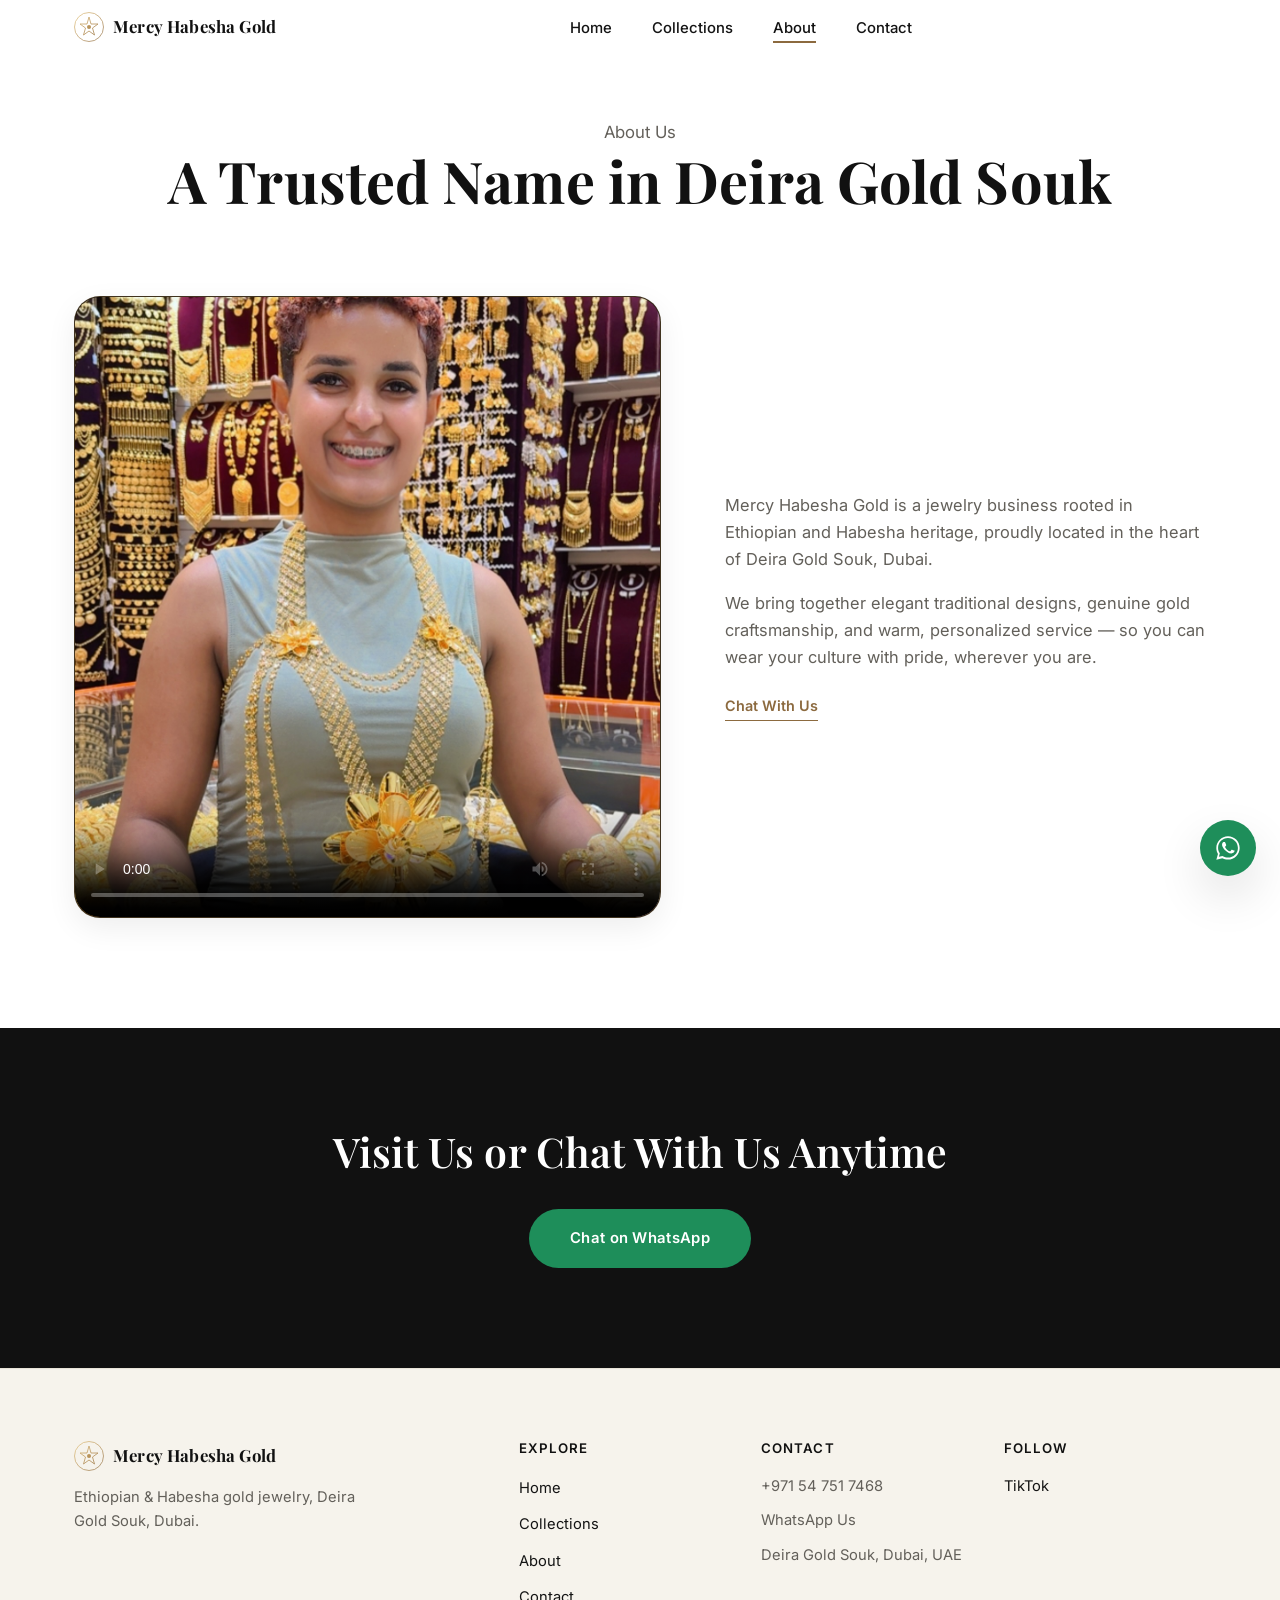
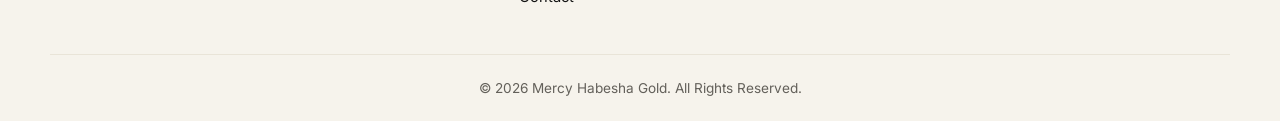
<file: about.html>
<!DOCTYPE html>
<html lang="en">
<head>
<meta charset="UTF-8">
<meta name="viewport" content="width=device-width, initial-scale=1.0">
<title>About Us | Mercy Habesha Gold</title>
<meta name="description" content="Mercy Habesha Gold is a trusted Ethiopian and Habesha gold jewelry business located in Deira Gold Souk, Dubai.">
<link rel="icon" type="image/svg+xml" href="images/favicon.svg">

<link rel="preconnect" href="https://fonts.googleapis.com">
<link rel="preconnect" href="https://fonts.gstatic.com" crossorigin>
<link href="https://fonts.googleapis.com/css2?family=Playfair+Display:wght@500;600;700&family=Inter:wght@400;500;600&display=swap" rel="stylesheet">

<link rel="stylesheet" href="css/styles.css">
</head>
<body>

<a class="skip-link" href="#main">Skip to content</a>

<header class="site-header" id="siteHeader">
  <div class="container header-inner">
    <a href="index.html" class="brand" aria-label="Mercy Habesha Gold — Home">
      <img src="images/logo-mark.svg" alt="" class="brand-mark" width="36" height="36">
      <span class="brand-text">Mercy Habesha Gold</span>
    </a>

    <nav class="main-nav" id="mainNav" aria-label="Primary">
      <ul>
        <li><a href="index.html">Home</a></li>
        <li><a href="collections.html">Collections</a></li>
        <li><a href="about.html" class="active">About</a></li>
        <li><a href="contact.html">Contact</a></li>
      </ul>
    </nav>

    <div class="header-actions">
      <button class="menu-toggle" id="menuToggle" aria-label="Open menu" aria-expanded="false" aria-controls="mainNav">
        <span></span><span></span><span></span>
      </button>
    </div>
  </div>
</header>

<main id="main">

  <section class="page-banner">
    <div class="container reveal">
      <p class="eyebrow">About Us</p>
      <h1>A Trusted Name in Deira Gold Souk</h1>
    </div>
  </section>

  <section class="section" id="about" style="padding-top: 20px;">
    <div class="container split-block reveal">
      <div class="about-media">
        <video class="about-video" controls playsinline preload="metadata" poster="images/mercy-about.jpg" aria-label="Mercy Habesha Gold brand story video">
          <source src="images/mercyhab.mp4" type="video/mp4">
          Your browser does not support the video tag.
        </video>
      </div>
      <div class="split-copy">
        <p>Mercy Habesha Gold is a jewelry business rooted in Ethiopian and Habesha heritage, proudly located in the heart of Deira Gold Souk, Dubai.</p>
        <p>We bring together elegant traditional designs, genuine gold craftsmanship, and warm, personalized service — so you can wear your culture with pride, wherever you are.</p>
        <a class="about-cta" href="https://wa.me/971547517468" target="_blank" rel="noopener noreferrer">Chat With Us</a>
      </div>
    </div>
  </section>

  <section class="cta-band">
    <div class="container reveal">
      <h2>Visit Us or Chat With Us Anytime</h2>
      <a class="btn btn-whatsapp" href="https://wa.me/971547517468" target="_blank" rel="noopener noreferrer">Chat on WhatsApp</a>
    </div>
  </section>

</main>

<footer class="site-footer">
  <div class="container footer-inner">
    <div class="footer-brand">
      <a href="index.html" class="brand" aria-label="Mercy Habesha Gold — Home">
        <img src="images/logo-mark.svg" alt="" class="brand-mark" width="32" height="32">
        <span class="brand-text">Mercy Habesha Gold</span>
      </a>
      <p>Ethiopian &amp; Habesha gold jewelry, Deira Gold Souk, Dubai.</p>
    </div>

    <nav class="footer-nav" aria-label="Footer">
      <h4>Explore</h4>
      <ul>
        <li><a href="index.html">Home</a></li>
        <li><a href="collections.html">Collections</a></li>
        <li><a href="about.html">About</a></li>
        <li><a href="contact.html">Contact</a></li>
      </ul>
    </nav>

    <div class="footer-contact">
      <h4>Contact</h4>
      <p><a href="tel:+971547517468">+971 54 751 7468</a></p>
      <p><a href="https://wa.me/971547517468" target="_blank" rel="noopener noreferrer">WhatsApp Us</a></p>
      <p>Deira Gold Souk, Dubai, UAE</p>
    </div>

    <div class="footer-social">
      <h4>Follow</h4>
      <div class="social-links">
        <a href="https://www.tiktok.com/@mercygold7601?_r=1&amp;_t=ZS-981jJMYMKW8" target="_blank" rel="noopener noreferrer" aria-label="Mercy Habesha Gold on TikTok">TikTok</a>
      </div>
    </div>
  </div>

  <div class="container footer-bottom">
    <p>&copy; <span id="year"></span> Mercy Habesha Gold. All Rights Reserved.</p>
  </div>
</footer>

<a class="whatsapp-fab" href="https://wa.me/971547517468" target="_blank" rel="noopener noreferrer" aria-label="Chat on WhatsApp">
  <svg viewBox="0 0 24 24" aria-hidden="true"><path fill="currentColor" d="M17.5 14.4c-.3-.1-1.7-.8-1.9-.9-.3-.1-.5-.1-.6.1-.2.3-.7.9-.9 1.1-.2.2-.3.2-.6.1-.3-.1-1.2-.4-2.3-1.4-.9-.8-1.4-1.7-1.6-2-.2-.3 0-.5.1-.6.1-.1.3-.3.4-.5.1-.2.2-.3.3-.5.1-.2 0-.4 0-.5 0-.1-.6-1.5-.8-2-.2-.5-.4-.5-.6-.5h-.5c-.2 0-.5.1-.7.3-.2.3-.9.9-.9 2.2s.9 2.6 1.1 2.8c.1.2 1.8 2.8 4.4 3.9.6.3 1.1.4 1.5.5.6.2 1.2.2 1.6.1.5-.1 1.7-.7 1.9-1.3.2-.6.2-1.1.2-1.2-.1-.2-.3-.2-.6-.4z"/><path fill="currentColor" d="M12 2C6.5 2 2 6.5 2 12c0 1.9.5 3.6 1.4 5.1L2 22l5.1-1.3c1.4.8 3.1 1.2 4.9 1.2 5.5 0 10-4.5 10-10S17.5 2 12 2zm0 18.2c-1.6 0-3.1-.4-4.4-1.2l-.3-.2-3.1.8.8-3-.2-.3c-.9-1.4-1.3-3-1.3-4.6C3.5 7.3 7.3 3.5 12 3.5S20.5 7.3 20.5 12 16.7 20.2 12 20.2z"/></svg>
</a>

<script src="js/main.js"></script>
</body>
</html>
</file>
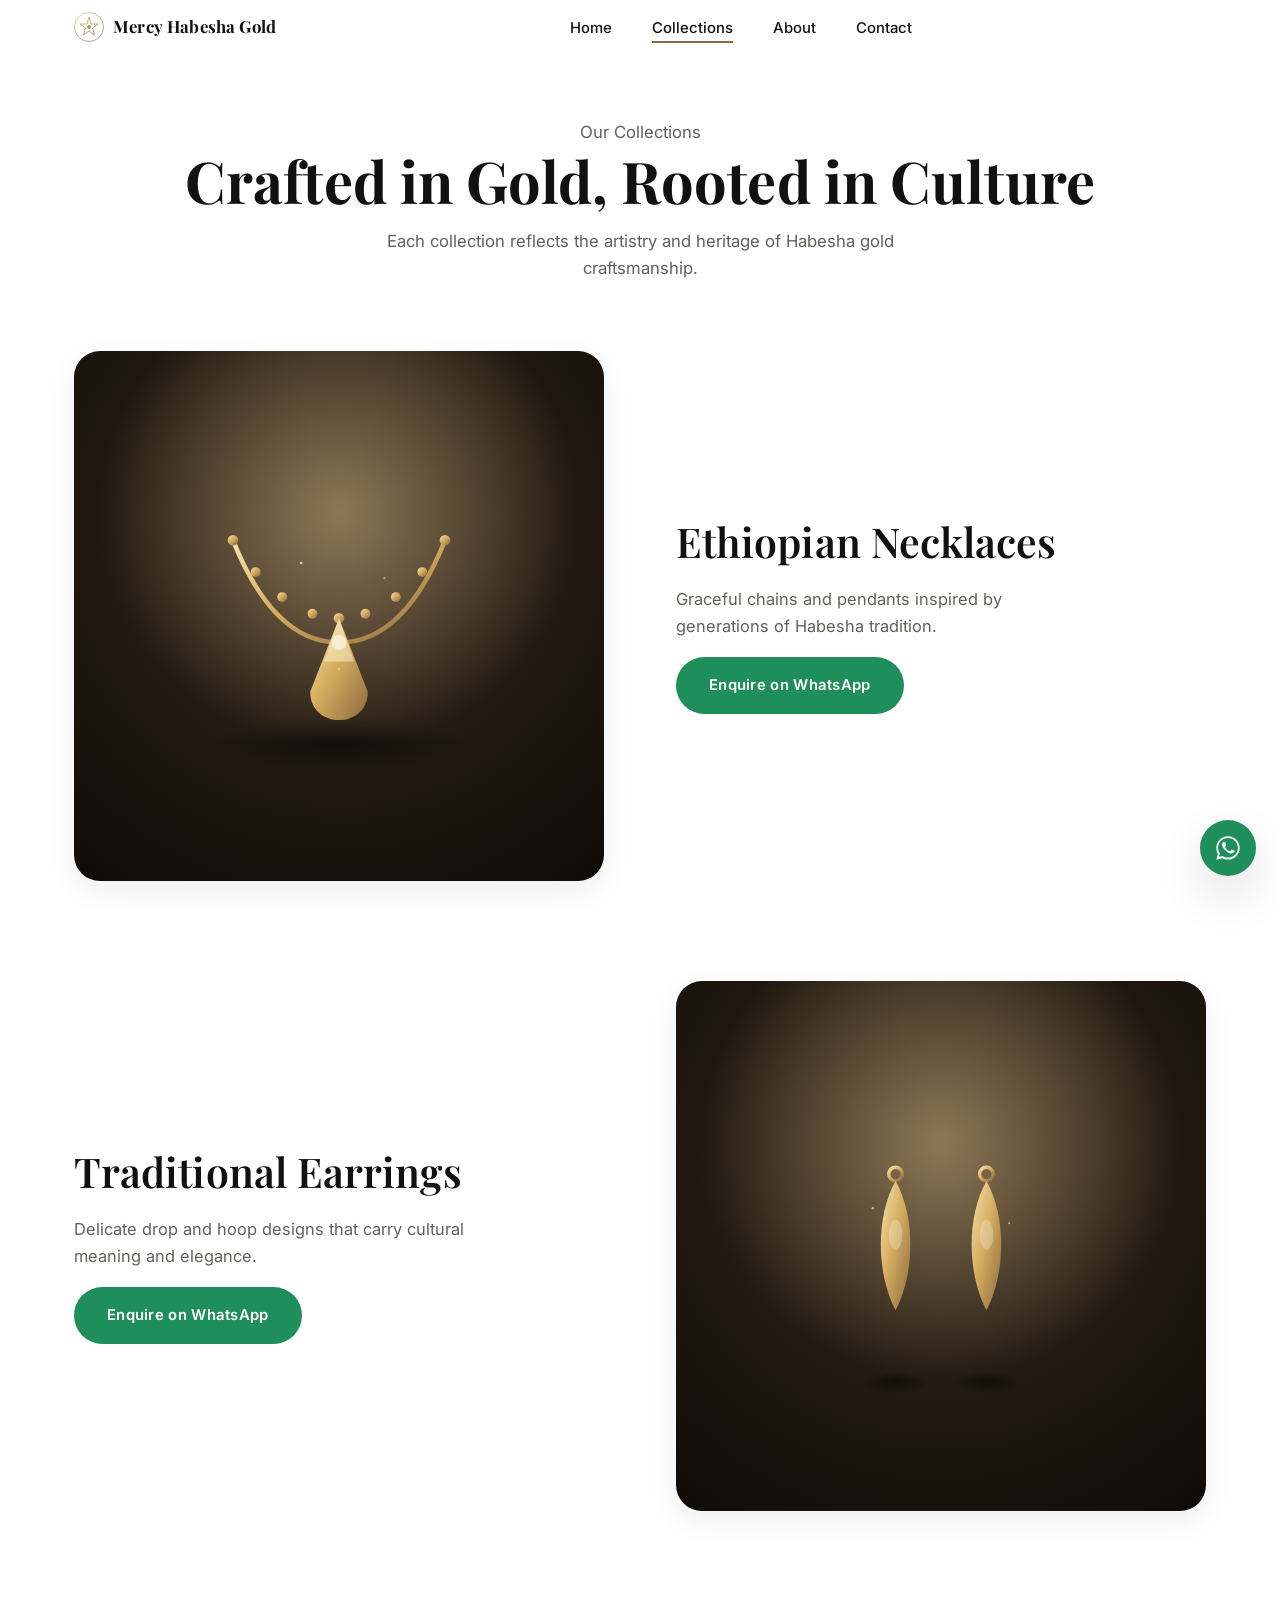
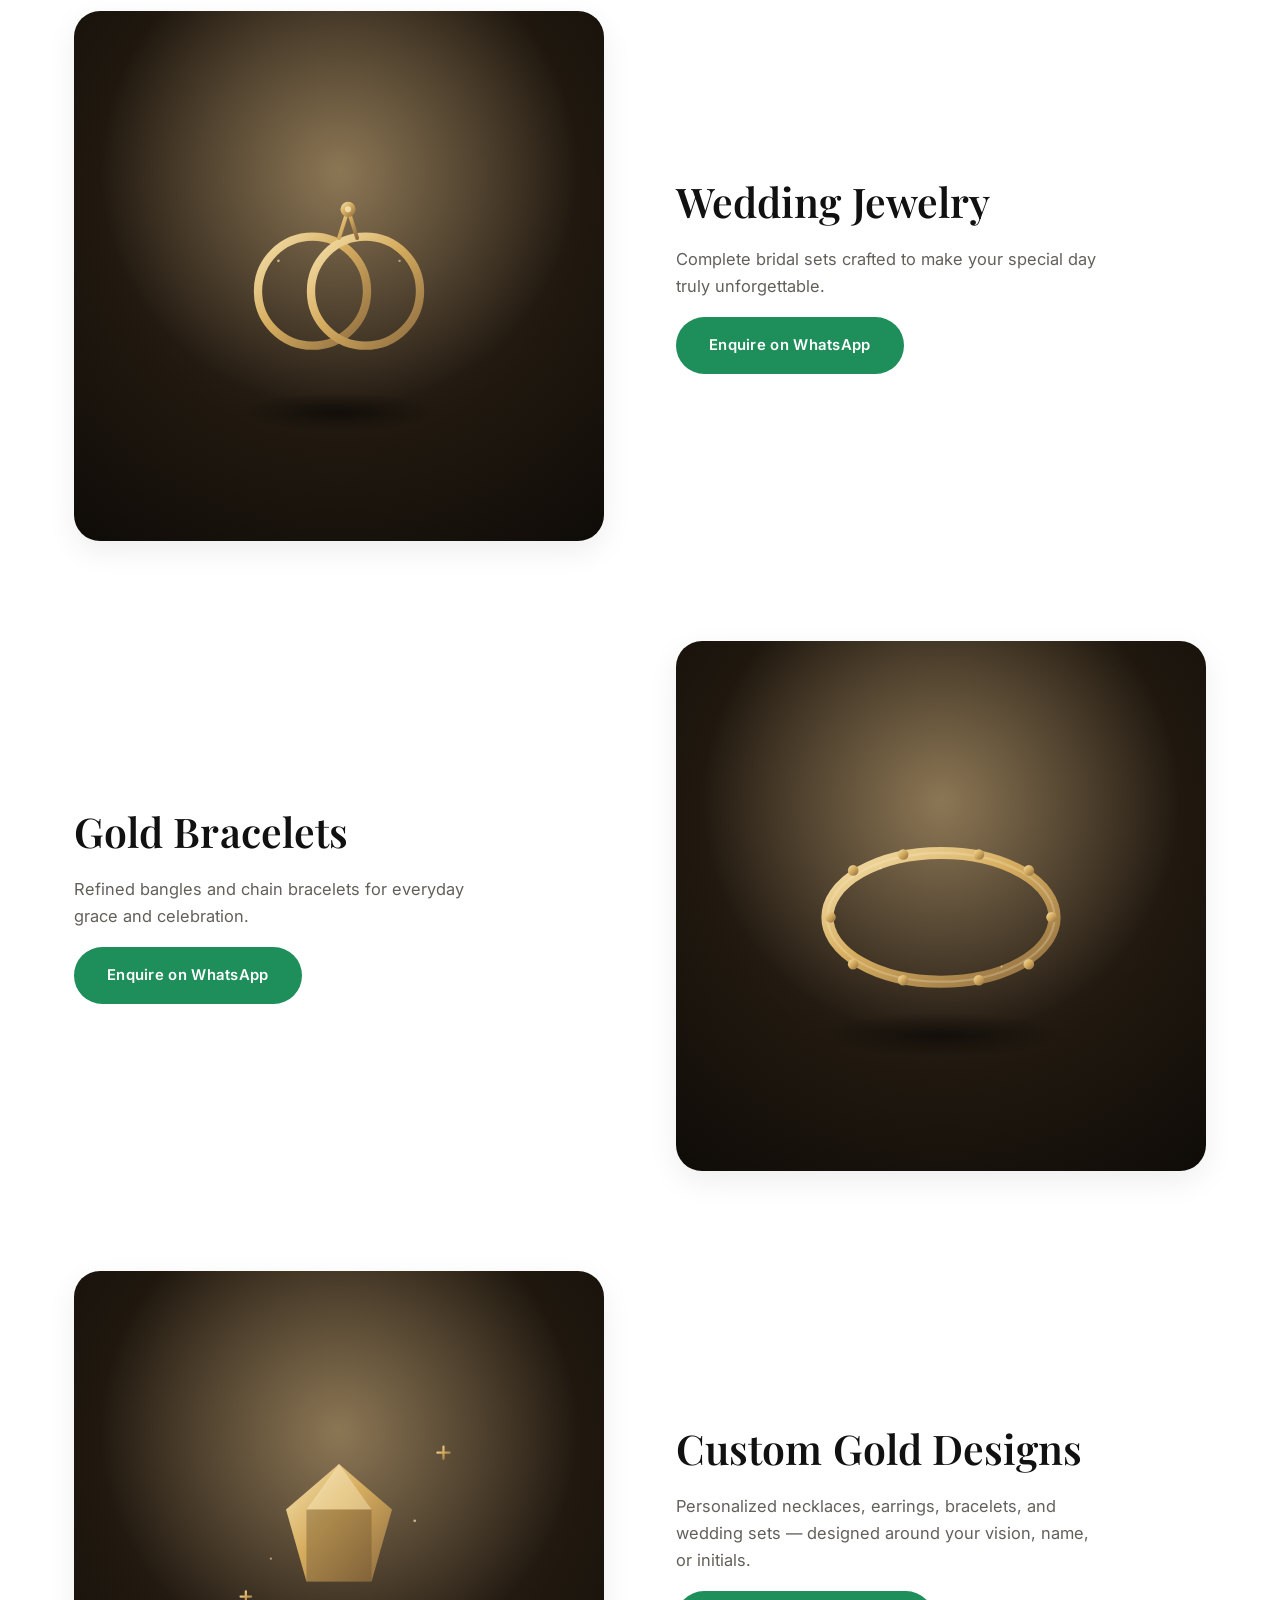
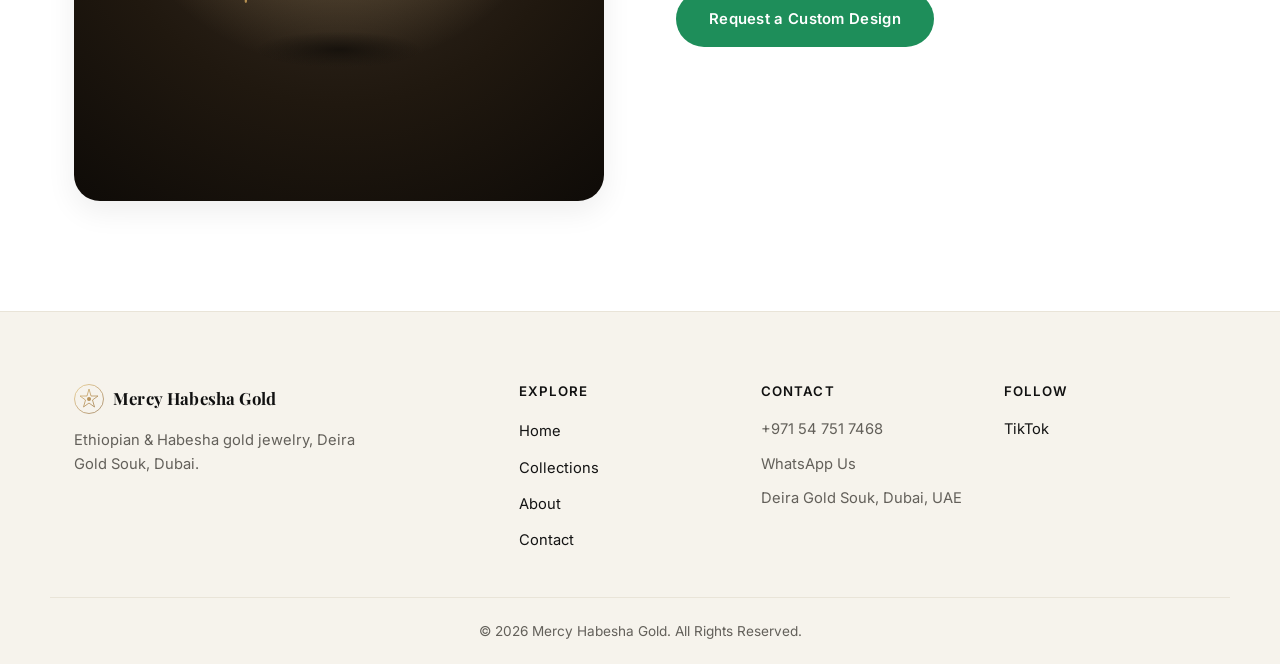
<file: collections.html>
<!DOCTYPE html>
<html lang="en">
<head>
<meta charset="UTF-8">
<meta name="viewport" content="width=device-width, initial-scale=1.0">
<title>Collections | Mercy Habesha Gold</title>
<meta name="description" content="Explore Mercy Habesha Gold's collections: Ethiopian necklaces, traditional earrings, wedding jewelry, gold bracelets, and custom designs.">
<link rel="icon" type="image/svg+xml" href="images/favicon.svg">

<link rel="preconnect" href="https://fonts.googleapis.com">
<link rel="preconnect" href="https://fonts.gstatic.com" crossorigin>
<link href="https://fonts.googleapis.com/css2?family=Playfair+Display:wght@500;600;700&family=Inter:wght@400;500;600&display=swap" rel="stylesheet">

<link rel="stylesheet" href="css/styles.css">
</head>
<body>

<a class="skip-link" href="#main">Skip to content</a>

<header class="site-header" id="siteHeader">
  <div class="container header-inner">
    <a href="index.html" class="brand" aria-label="Mercy Habesha Gold — Home">
      <img src="images/logo-mark.svg" alt="" class="brand-mark" width="36" height="36">
      <span class="brand-text">Mercy Habesha Gold</span>
    </a>

    <nav class="main-nav" id="mainNav" aria-label="Primary">
      <ul>
        <li><a href="index.html">Home</a></li>
        <li><a href="collections.html" class="active">Collections</a></li>
        <li><a href="about.html">About</a></li>
        <li><a href="contact.html">Contact</a></li>
      </ul>
    </nav>

    <div class="header-actions">
      <button class="menu-toggle" id="menuToggle" aria-label="Open menu" aria-expanded="false" aria-controls="mainNav">
        <span></span><span></span><span></span>
      </button>
    </div>
  </div>
</header>

<main id="main">

  <section class="page-banner">
    <div class="container reveal">
      <p class="eyebrow">Our Collections</p>
      <h1>Crafted in Gold, Rooted in Culture</h1>
      <p>Each collection reflects the artistry and heritage of Habesha gold craftsmanship.</p>
    </div>
  </section>

  <section class="section" style="padding-top: 20px;">
    <div class="container">

      <div class="collection-row reveal" id="necklaces">
        <div class="collection-image"><img src="images/collection-necklaces.svg" alt="Ethiopian gold necklace" loading="lazy" width="600" height="600"></div>
        <div class="collection-copy">
          <h2>Ethiopian Necklaces</h2>
          <p>Graceful chains and pendants inspired by generations of Habesha tradition.</p>
          <a class="btn btn-whatsapp" href="https://wa.me/971547517468?text=Hello%20Mercy%20Habesha%20Gold%2C%20I%20am%20interested%20in%20your%20Ethiopian%20Necklaces." target="_blank" rel="noopener noreferrer">Enquire on WhatsApp</a>
        </div>
      </div>

      <div class="collection-row reverse reveal" id="earrings">
        <div class="collection-image"><img src="images/collection-earrings.svg" alt="Traditional Habesha gold earrings" loading="lazy" width="600" height="600"></div>
        <div class="collection-copy">
          <h2>Traditional Earrings</h2>
          <p>Delicate drop and hoop designs that carry cultural meaning and elegance.</p>
          <a class="btn btn-whatsapp" href="https://wa.me/971547517468?text=Hello%20Mercy%20Habesha%20Gold%2C%20I%20am%20interested%20in%20your%20Gold%20Earrings." target="_blank" rel="noopener noreferrer">Enquire on WhatsApp</a>
        </div>
      </div>

      <div class="collection-row reveal" id="wedding">
        <div class="collection-image"><img src="images/collection-wedding.svg" alt="Ethiopian gold wedding jewelry" loading="lazy" width="600" height="600"></div>
        <div class="collection-copy">
          <h2>Wedding Jewelry</h2>
          <p>Complete bridal sets crafted to make your special day truly unforgettable.</p>
          <a class="btn btn-whatsapp" href="https://wa.me/971547517468?text=Hello%20Mercy%20Habesha%20Gold%2C%20I%20am%20interested%20in%20your%20Wedding%20Jewelry." target="_blank" rel="noopener noreferrer">Enquire on WhatsApp</a>
        </div>
      </div>

      <div class="collection-row reverse reveal" id="bracelets">
        <div class="collection-image"><img src="images/collection-bracelets.svg" alt="Gold Habesha bracelets" loading="lazy" width="600" height="600"></div>
        <div class="collection-copy">
          <h2>Gold Bracelets</h2>
          <p>Refined bangles and chain bracelets for everyday grace and celebration.</p>
          <a class="btn btn-whatsapp" href="https://wa.me/971547517468?text=Hello%20Mercy%20Habesha%20Gold%2C%20I%20am%20interested%20in%20your%20Gold%20Bracelets." target="_blank" rel="noopener noreferrer">Enquire on WhatsApp</a>
        </div>
      </div>

      <div class="collection-row reveal" id="custom">
        <div class="collection-image"><img src="images/collection-custom.svg" alt="Custom gold jewelry designs" loading="lazy" width="600" height="600"></div>
        <div class="collection-copy">
          <h2>Custom Gold Designs</h2>
          <p>Personalized necklaces, earrings, bracelets, and wedding sets — designed around your vision, name, or initials.</p>
          <a class="btn btn-whatsapp" href="https://wa.me/971547517468?text=Hello%20Mercy%20Habesha%20Gold%2C%20I%20would%20like%20to%20request%20a%20custom%20gold%20design." target="_blank" rel="noopener noreferrer">Request a Custom Design</a>
        </div>
      </div>

    </div>
  </section>

</main>

<footer class="site-footer">
  <div class="container footer-inner">
    <div class="footer-brand">
      <a href="index.html" class="brand" aria-label="Mercy Habesha Gold — Home">
        <img src="images/logo-mark.svg" alt="" class="brand-mark" width="32" height="32">
        <span class="brand-text">Mercy Habesha Gold</span>
      </a>
      <p>Ethiopian &amp; Habesha gold jewelry, Deira Gold Souk, Dubai.</p>
    </div>

    <nav class="footer-nav" aria-label="Footer">
      <h4>Explore</h4>
      <ul>
        <li><a href="index.html">Home</a></li>
        <li><a href="collections.html">Collections</a></li>
        <li><a href="about.html">About</a></li>
        <li><a href="contact.html">Contact</a></li>
      </ul>
    </nav>

    <div class="footer-contact">
      <h4>Contact</h4>
      <p><a href="tel:+971547517468">+971 54 751 7468</a></p>
      <p><a href="https://wa.me/971547517468" target="_blank" rel="noopener noreferrer">WhatsApp Us</a></p>
      <p>Deira Gold Souk, Dubai, UAE</p>
    </div>

    <div class="footer-social">
      <h4>Follow</h4>
      <div class="social-links">
        <a href="https://www.tiktok.com/@mercygold7601?_r=1&amp;_t=ZS-981jJMYMKW8" target="_blank" rel="noopener noreferrer" aria-label="Mercy Habesha Gold on TikTok">TikTok</a>
      </div>
    </div>
  </div>

  <div class="container footer-bottom">
    <p>&copy; <span id="year"></span> Mercy Habesha Gold. All Rights Reserved.</p>
  </div>
</footer>

<a class="whatsapp-fab" href="https://wa.me/971547517468" target="_blank" rel="noopener noreferrer" aria-label="Chat on WhatsApp">
  <svg viewBox="0 0 24 24" aria-hidden="true"><path fill="currentColor" d="M17.5 14.4c-.3-.1-1.7-.8-1.9-.9-.3-.1-.5-.1-.6.1-.2.3-.7.9-.9 1.1-.2.2-.3.2-.6.1-.3-.1-1.2-.4-2.3-1.4-.9-.8-1.4-1.7-1.6-2-.2-.3 0-.5.1-.6.1-.1.3-.3.4-.5.1-.2.2-.3.3-.5.1-.2 0-.4 0-.5 0-.1-.6-1.5-.8-2-.2-.5-.4-.5-.6-.5h-.5c-.2 0-.5.1-.7.3-.2.3-.9.9-.9 2.2s.9 2.6 1.1 2.8c.1.2 1.8 2.8 4.4 3.9.6.3 1.1.4 1.5.5.6.2 1.2.2 1.6.1.5-.1 1.7-.7 1.9-1.3.2-.6.2-1.1.2-1.2-.1-.2-.3-.2-.6-.4z"/><path fill="currentColor" d="M12 2C6.5 2 2 6.5 2 12c0 1.9.5 3.6 1.4 5.1L2 22l5.1-1.3c1.4.8 3.1 1.2 4.9 1.2 5.5 0 10-4.5 10-10S17.5 2 12 2zm0 18.2c-1.6 0-3.1-.4-4.4-1.2l-.3-.2-3.1.8.8-3-.2-.3c-.9-1.4-1.3-3-1.3-4.6C3.5 7.3 7.3 3.5 12 3.5S20.5 7.3 20.5 12 16.7 20.2 12 20.2z"/></svg>
</a>

<script src="js/main.js"></script>
</body>
</html>
</file>
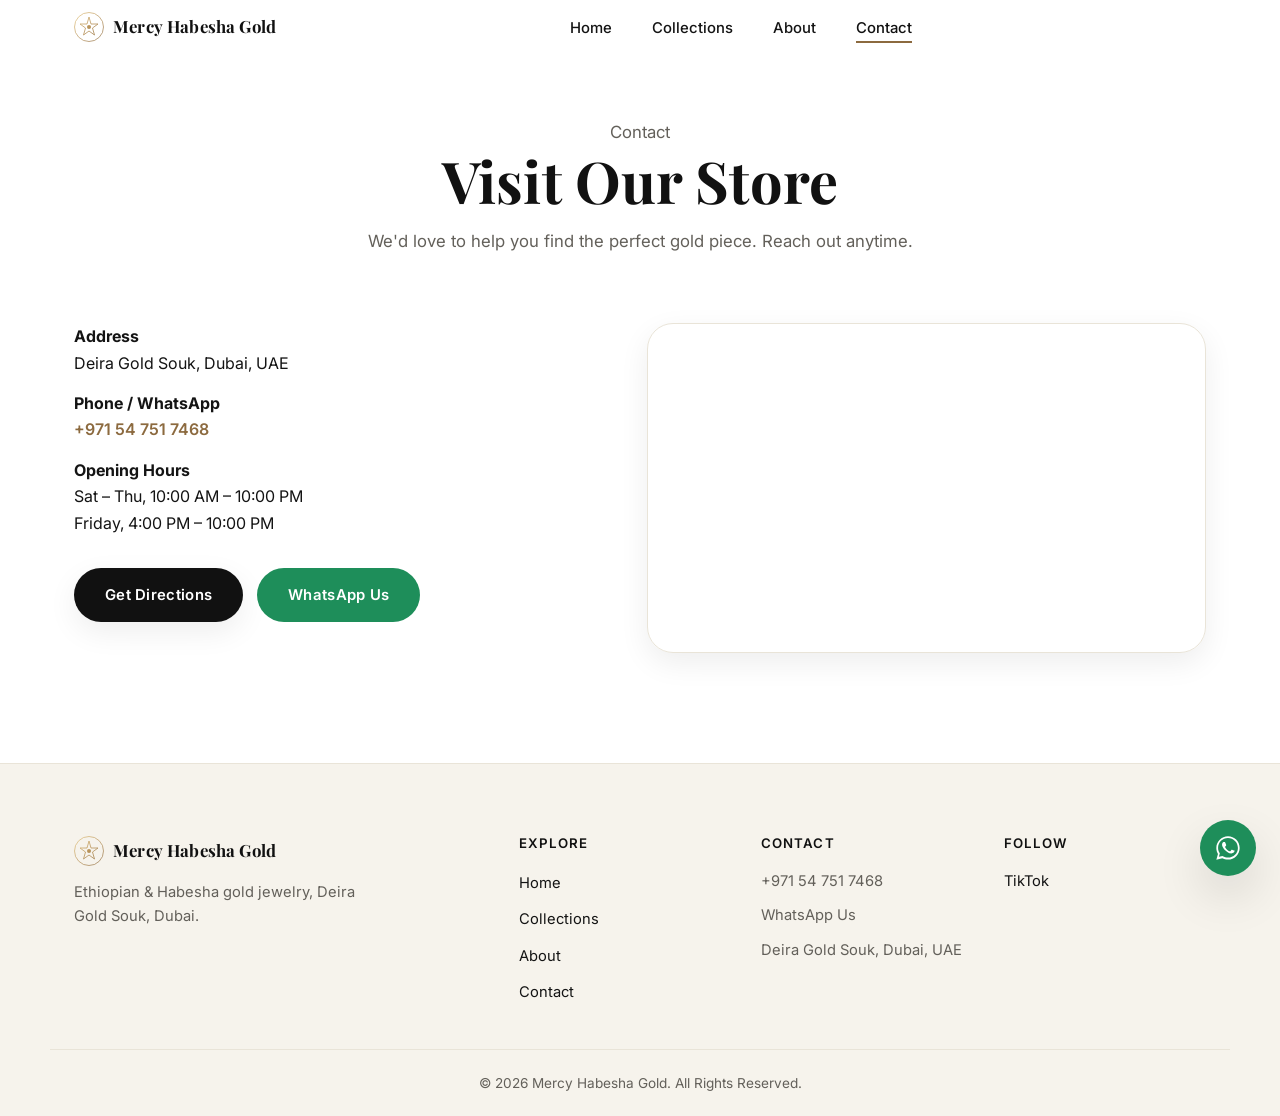
<file: contact.html>
<!DOCTYPE html>
<html lang="en">
<head>
<meta charset="UTF-8">
<meta name="viewport" content="width=device-width, initial-scale=1.0">
<title>Contact | Mercy Habesha Gold</title>
<meta name="description" content="Visit Mercy Habesha Gold in Deira Gold Souk, Dubai, or reach us by phone and WhatsApp at +971 54 751 7468.">
<link rel="icon" type="image/svg+xml" href="images/favicon.svg">

<link rel="preconnect" href="https://fonts.googleapis.com">
<link rel="preconnect" href="https://fonts.gstatic.com" crossorigin>
<link href="https://fonts.googleapis.com/css2?family=Playfair+Display:wght@500;600;700&family=Inter:wght@400;500;600&display=swap" rel="stylesheet">

<link rel="stylesheet" href="css/styles.css">
</head>
<body>

<a class="skip-link" href="#main">Skip to content</a>

<header class="site-header" id="siteHeader">
  <div class="container header-inner">
    <a href="index.html" class="brand" aria-label="Mercy Habesha Gold — Home">
      <img src="images/logo-mark.svg" alt="" class="brand-mark" width="36" height="36">
      <span class="brand-text">Mercy Habesha Gold</span>
    </a>

    <nav class="main-nav" id="mainNav" aria-label="Primary">
      <ul>
        <li><a href="index.html">Home</a></li>
        <li><a href="collections.html">Collections</a></li>
        <li><a href="about.html">About</a></li>
        <li><a href="contact.html" class="active">Contact</a></li>
      </ul>
    </nav>

    <div class="header-actions">
      <button class="menu-toggle" id="menuToggle" aria-label="Open menu" aria-expanded="false" aria-controls="mainNav">
        <span></span><span></span><span></span>
      </button>
    </div>
  </div>
</header>

<main id="main">

  <section class="page-banner">
    <div class="container reveal">
      <p class="eyebrow">Contact</p>
      <h1>Visit Our Store</h1>
      <p>We'd love to help you find the perfect gold piece. Reach out anytime.</p>
    </div>
  </section>

  <section class="section" id="contact" style="padding-top: 20px;">
    <div class="container location-inner reveal">
      <div class="location-copy">
        <ul class="location-list">
          <li><strong>Address</strong><br>Deira Gold Souk, Dubai, UAE</li>
          <li><strong>Phone / WhatsApp</strong><br><a href="tel:+971547517468">+971 54 751 7468</a></li>
          <li><strong>Opening Hours</strong><br>Sat – Thu, 10:00 AM – 10:00 PM<br>Friday, 4:00 PM – 10:00 PM</li>
        </ul>
        <div class="hero-actions">
          <a class="btn btn-primary" href="https://www.google.com/maps/search/?api=1&query=Mercy+Habesha+Gold+Deira+Gold+Souk+Dubai" target="_blank" rel="noopener noreferrer">Get Directions</a>
          <a class="btn btn-whatsapp" href="https://wa.me/971547517468" target="_blank" rel="noopener noreferrer">WhatsApp Us</a>
        </div>
      </div>
      <div class="location-map">
        <iframe
          src="https://www.google.com/maps?q=Deira+Gold+Souk+Dubai&output=embed"
          width="100%" height="100%" style="border:0;" allowfullscreen="" loading="lazy"
          referrerpolicy="no-referrer-when-downgrade"
          title="Map showing Deira Gold Souk, Dubai">
        </iframe>
      </div>
    </div>
  </section>

</main>

<footer class="site-footer">
  <div class="container footer-inner">
    <div class="footer-brand">
      <a href="index.html" class="brand" aria-label="Mercy Habesha Gold — Home">
        <img src="images/logo-mark.svg" alt="" class="brand-mark" width="32" height="32">
        <span class="brand-text">Mercy Habesha Gold</span>
      </a>
      <p>Ethiopian &amp; Habesha gold jewelry, Deira Gold Souk, Dubai.</p>
    </div>

    <nav class="footer-nav" aria-label="Footer">
      <h4>Explore</h4>
      <ul>
        <li><a href="index.html">Home</a></li>
        <li><a href="collections.html">Collections</a></li>
        <li><a href="about.html">About</a></li>
        <li><a href="contact.html">Contact</a></li>
      </ul>
    </nav>

    <div class="footer-contact">
      <h4>Contact</h4>
      <p><a href="tel:+971547517468">+971 54 751 7468</a></p>
      <p><a href="https://wa.me/971547517468" target="_blank" rel="noopener noreferrer">WhatsApp Us</a></p>
      <p>Deira Gold Souk, Dubai, UAE</p>
    </div>

    <div class="footer-social">
      <h4>Follow</h4>
      <div class="social-links">
        <a href="https://www.tiktok.com/@mercygold7601?_r=1&amp;_t=ZS-981jJMYMKW8" target="_blank" rel="noopener noreferrer" aria-label="Mercy Habesha Gold on TikTok">TikTok</a>
      </div>
    </div>
  </div>

  <div class="container footer-bottom">
    <p>&copy; <span id="year"></span> Mercy Habesha Gold. All Rights Reserved.</p>
  </div>
</footer>

<a class="whatsapp-fab" href="https://wa.me/971547517468" target="_blank" rel="noopener noreferrer" aria-label="Chat on WhatsApp">
  <svg viewBox="0 0 24 24" aria-hidden="true"><path fill="currentColor" d="M17.5 14.4c-.3-.1-1.7-.8-1.9-.9-.3-.1-.5-.1-.6.1-.2.3-.7.9-.9 1.1-.2.2-.3.2-.6.1-.3-.1-1.2-.4-2.3-1.4-.9-.8-1.4-1.7-1.6-2-.2-.3 0-.5.1-.6.1-.1.3-.3.4-.5.1-.2.2-.3.3-.5.1-.2 0-.4 0-.5 0-.1-.6-1.5-.8-2-.2-.5-.4-.5-.6-.5h-.5c-.2 0-.5.1-.7.3-.2.3-.9.9-.9 2.2s.9 2.6 1.1 2.8c.1.2 1.8 2.8 4.4 3.9.6.3 1.1.4 1.5.5.6.2 1.2.2 1.6.1.5-.1 1.7-.7 1.9-1.3.2-.6.2-1.1.2-1.2-.1-.2-.3-.2-.6-.4z"/><path fill="currentColor" d="M12 2C6.5 2 2 6.5 2 12c0 1.9.5 3.6 1.4 5.1L2 22l5.1-1.3c1.4.8 3.1 1.2 4.9 1.2 5.5 0 10-4.5 10-10S17.5 2 12 2zm0 18.2c-1.6 0-3.1-.4-4.4-1.2l-.3-.2-3.1.8.8-3-.2-.3c-.9-1.4-1.3-3-1.3-4.6C3.5 7.3 7.3 3.5 12 3.5S20.5 7.3 20.5 12 16.7 20.2 12 20.2z"/></svg>
</a>

<script src="js/main.js"></script>
</body>
</html>
</file>
<file: css/styles.css>
/* ---------------------------------------
   Mercy Habesha Gold — Design System
   Luxury ivory / warm gold / black / beige
--------------------------------------- */

:root {
  --color-bg: #FFFFFF;
  --color-bg-alt: #F6F3EC;
  --color-surface: #FFFFFF;
  --color-text: #141414;
  --color-text-muted: #63605A;
  --color-border: #E9E4D8;

  --color-gold: #B8935A;
  --color-gold-deep: #8C6A3F;
  --color-gold-light: #E7C77D;
  --color-black: #111111;

  --shadow-soft: 0 10px 30px rgba(17, 17, 17, 0.07);
  --shadow-lift: 0 20px 48px rgba(17, 17, 17, 0.12);

  --radius-lg: 26px;
  --radius-md: 16px;
  --radius-sm: 8px;

  --font-heading: "Playfair Display", Georgia, "Times New Roman", serif;
  --font-body: "Inter", -apple-system, BlinkMacSystemFont, "Segoe UI", sans-serif;

  --container-w: 1180px;
}

* { box-sizing: border-box; }
html { scroll-behavior: smooth; }
[id] { scroll-margin-top: 100px; }

body {
  margin: 0;
  font-family: var(--font-body);
  background: var(--color-bg);
  color: var(--color-text);
  line-height: 1.65;
  -webkit-font-smoothing: antialiased;
}
body.menu-open { overflow: hidden; }

img { max-width: 100%; display: block; height: auto; }
a { color: inherit; text-decoration: none; }

h1, h2, h3, h4 {
  font-family: var(--font-heading);
  font-weight: 600;
  line-height: 1.16;
  margin: 0 0 0.5em;
  color: var(--color-black);
  letter-spacing: 0.002em;
}

h1 { font-size: clamp(2.2rem, 5vw, 3.6rem); font-weight: 700; }
h2 { font-size: clamp(1.8rem, 3.2vw, 2.6rem); }
h3 { font-size: 1.18rem; }

p { margin: 0 0 1em; color: var(--color-text-muted); }

.container {
  max-width: var(--container-w);
  margin: 0 auto;
  padding: 0 24px;
}

.skip-link {
  position: absolute;
  left: -999px;
  top: auto;
  background: var(--color-black);
  color: #fff;
  padding: 12px 18px;
  z-index: 999;
  border-radius: var(--radius-sm);
}
.skip-link:focus { left: 16px; top: 16px; }

/* ---------- Focus states ---------- */
a:focus-visible,
button:focus-visible {
  outline: 2px solid var(--color-gold-deep);
  outline-offset: 3px;
  border-radius: var(--radius-sm);
}
.hero-content a:focus-visible,
.whatsapp-fab:focus-visible {
  outline-color: var(--color-gold-light);
}

/* ---------- Buttons ---------- */
.btn {
  display: inline-flex;
  align-items: center;
  gap: 8px;
  padding: 15px 32px;
  border-radius: 999px;
  font-weight: 600;
  font-size: 0.93rem;
  letter-spacing: 0.02em;
  transition: transform 0.25s ease, box-shadow 0.25s ease, background 0.25s ease, color 0.25s ease, border-color 0.25s ease;
  cursor: pointer;
  border: 1px solid transparent;
  white-space: nowrap;
}
.btn:hover { transform: translateY(-2px); }

.btn-primary {
  background: var(--color-black);
  color: #fff;
  box-shadow: var(--shadow-soft);
}
.btn-primary:hover { background: #2a2a2a; box-shadow: var(--shadow-lift); }

.btn-outline {
  background: transparent;
  color: var(--color-black);
  border-color: var(--color-gold);
}
.btn-outline:hover { background: var(--color-gold); color: #fff; }

.btn-whatsapp { background: #1E8E5A; color: #fff; }
.btn-whatsapp:hover { background: #197a4c; box-shadow: var(--shadow-lift); }

/* ---------- Header ---------- */
.site-header {
  position: sticky;
  top: 0;
  z-index: 100;
  background: rgba(255, 255, 255, 0.9);
  backdrop-filter: blur(10px);
  border-bottom: 1px solid transparent;
  transition: box-shadow 0.3s ease, border-color 0.3s ease;
}
.site-header.scrolled {
  box-shadow: 0 6px 24px rgba(17, 17, 17, 0.06);
  border-bottom-color: var(--color-border);
}

.header-inner {
  display: flex;
  align-items: center;
  justify-content: space-between;
  padding-top: 12px;
  padding-bottom: 12px;
}

.brand { display: flex; align-items: center; gap: 9px; min-width: 0; }
.brand-mark { width: 30px; height: 30px; flex-shrink: 0; }
.brand-text {
  font-family: var(--font-heading);
  font-weight: 700;
  font-size: 1.05rem;
  letter-spacing: 0.01em;
  color: var(--color-black);
  white-space: nowrap;
}

.main-nav ul { list-style: none; display: flex; gap: 40px; margin: 0; padding: 0; }
.main-nav a {
  font-weight: 500;
  font-size: 0.93rem;
  position: relative;
  padding: 6px 0;
  color: var(--color-text);
}
.main-nav a::after {
  content: "";
  position: absolute;
  left: 0; bottom: 0;
  width: 0%;
  height: 1.5px;
  background: var(--color-gold-deep);
  transition: width 0.2s ease;
}
.main-nav a:hover::after,
.main-nav a.active::after { width: 100%; }
.main-nav a.active { color: var(--color-black); }

.header-actions { display: flex; align-items: center; gap: 18px; }

.menu-toggle {
  display: none;
  flex-direction: column;
  justify-content: center;
  gap: 5px;
  width: 38px;
  height: 38px;
  background: none;
  border: none;
  cursor: pointer;
  flex-shrink: 0;
}
.menu-toggle span {
  display: block;
  width: 21px;
  height: 2px;
  background: var(--color-black);
  transition: transform 0.2s ease, opacity 0.2s ease;
}
.menu-toggle.open span:nth-child(1) { transform: translateY(7px) rotate(45deg); }
.menu-toggle.open span:nth-child(2) { opacity: 0; }
.menu-toggle.open span:nth-child(3) { transform: translateY(-7px) rotate(-45deg); }

/* ---------- Floating WhatsApp button ---------- */
.whatsapp-fab {
  position: fixed;
  right: 24px;
  bottom: 24px;
  width: 56px;
  height: 56px;
  border-radius: 50%;
  background: #1E8E5A;
  color: #fff;
  display: flex;
  align-items: center;
  justify-content: center;
  box-shadow: var(--shadow-lift);
  z-index: 90;
  transition: transform 0.25s ease, opacity 0.25s ease;
}
.whatsapp-fab:hover { transform: scale(1.08); }
.whatsapp-fab svg { width: 28px; height: 28px; }
/* Step aside while the brand-story video is in view so it never sits over the native controls */
.whatsapp-fab.is-hidden { opacity: 0; pointer-events: none; }

/* ---------- Hero ---------- */
.hero { position: relative; padding: 20px 0 0; }
.hero-media {
  position: relative;
  border-radius: var(--radius-lg);
  overflow: hidden;
  min-height: 65vh;
  box-shadow: var(--shadow-lift);
}
.hero-media img,
.hero-media video {
  width: 100%;
  height: 100%;
  object-fit: cover;
  position: absolute;
  inset: 0;
  pointer-events: none;
}

/* Decorative overlay — must never intercept clicks */
.hero-media::after {
  content: "";
  position: absolute;
  inset: 0;
  z-index: 1;
  pointer-events: none;
  background:
    linear-gradient(0deg, rgba(10, 8, 4, 0.85) 0%, rgba(10, 8, 4, 0.25) 45%, rgba(10, 8, 4, 0.05) 70%),
    linear-gradient(135deg, rgba(184, 147, 90, 0.28), rgba(17, 17, 17, 0) 55%);
}

.hero-content {
  position: relative;
  z-index: 10;
  max-width: 620px;
  margin: 0 auto;
  padding: 36px 24px;
  color: #fff;
  text-align: center;
  display: flex;
  flex-direction: column;
  justify-content: flex-end;
  min-height: 65vh;
}
.hero-content .eyebrow {
  color: var(--color-gold-light);
  opacity: 0;
  animation: heroFadeUp 0.7s ease forwards 0.1s;
}
.hero-content h1 { color: #fff; opacity: 0; animation: heroFadeUp 0.7s ease forwards 0.25s; }
.hero-sub {
  color: rgba(255, 255, 255, 0.88);
  font-size: 1.05rem;
  max-width: 46ch;
  margin-left: auto;
  margin-right: auto;
  opacity: 0;
  animation: heroFadeUp 0.7s ease forwards 0.4s;
}
.hero-actions {
  position: relative;
  z-index: 20;
  display: grid;
  grid-template-columns: 1fr;
  gap: 14px;
  margin-top: 12px;
  opacity: 0;
  animation: heroFadeUp 0.7s ease forwards 0.55s;
}
.hero-actions .btn {
  position: relative;
  z-index: 30;
  pointer-events: auto;
  cursor: pointer;
  width: 100%;
  min-height: 54px;
  padding: 0 30px;
}

@keyframes heroFadeUp {
  from { opacity: 0; transform: translateY(16px); }
  to { opacity: 1; transform: translateY(0); }
}

@media (min-width: 700px) {
  .hero { padding: 28px 0 0; }
  .hero-media { min-height: 0; aspect-ratio: 16 / 9; }
  .hero-content {
    max-width: 620px;
    margin: 0;
    padding: 0 72px;
    text-align: left;
    justify-content: center;
    min-height: 0;
    position: absolute;
    top: 0;
    bottom: 0;
    left: 0;
  }
  .hero-sub { margin-left: 0; }
  .hero-actions {
    grid-template-columns: none;
    display: flex;
    flex-wrap: wrap;
    justify-content: flex-start;
  }
  .hero-actions .btn { width: auto; }
}

@media (prefers-reduced-motion: reduce) {
  .hero-content .eyebrow, .hero-content h1, .hero-sub, .hero-actions { animation: none; opacity: 1; }
}

/* ---------- Page banner (interior pages) ---------- */
.page-banner { padding: 64px 0 48px; text-align: center; }
.page-banner .eyebrow { display: block; }
.page-banner h1 { margin-bottom: 14px; }
.page-banner p { max-width: 52ch; margin: 0 auto; font-size: 1.05rem; }

/* ---------- Sections ---------- */
.section { padding: 110px 0; }
.section-alt { background: var(--color-bg-alt); }
.section-head { max-width: 640px; margin: 0 auto 64px; text-align: center; }

.grid { display: grid; gap: 36px; }
.grid-3 { grid-template-columns: repeat(3, 1fr); }

/* ---------- Cards ---------- */
.card {
  background: var(--color-surface);
  border-radius: var(--radius-lg);
  overflow: hidden;
  box-shadow: var(--shadow-soft);
  transition: transform 0.35s ease, box-shadow 0.35s ease;
  border: 1px solid var(--color-border);
}
.card:hover { transform: translateY(-6px); box-shadow: var(--shadow-lift); }
.card-media { aspect-ratio: 1 / 1; overflow: hidden; background: var(--color-bg-alt); }
.card-media img { width: 100%; height: 100%; object-fit: cover; transition: transform 0.6s ease; }
.card:hover .card-media img { transform: scale(1.06); }

.card-body { padding: 28px 28px 32px; }
.card-body h3 { margin-bottom: 8px; }
.card-body p { font-size: 0.95rem; margin-bottom: 16px; }

.card-link,
.about-cta {
  display: inline-block;
  font-weight: 600;
  font-size: 0.9rem;
  color: var(--color-gold-deep);
  border-bottom: 1px solid var(--color-gold-deep);
  padding-bottom: 2px;
}
.card-link:hover,
.about-cta:hover { color: var(--color-black); border-color: var(--color-black); }

.section-cta { text-align: center; margin-top: 56px; }

/* ---------- Why Choose Us — 2x2 premium grid ---------- */
.why-grid {
  display: grid;
  grid-template-columns: repeat(2, 1fr);
  gap: 28px;
  max-width: 760px;
  margin: 0 auto;
}
.why-card {
  background: var(--color-bg-alt);
  border: 1px solid var(--color-border);
  border-radius: var(--radius-md);
  padding: 40px 28px;
  text-align: center;
  transition: transform 0.3s ease, box-shadow 0.3s ease, background 0.3s ease;
}
.why-card:hover {
  transform: translateY(-5px);
  box-shadow: var(--shadow-soft);
  background: var(--color-surface);
}
.why-card img { width: 52px; height: 52px; margin: 0 auto 20px; transition: transform 0.3s ease; }
.why-card:hover img { transform: scale(1.08); }
.why-card h3 { font-size: 1.05rem; margin-bottom: 8px; }
.why-card p { font-size: 0.9rem; margin-bottom: 0; }

/* ---------- Two-column blocks (About) ---------- */
.split-block {
  display: grid;
  grid-template-columns: minmax(0, 1.1fr) minmax(320px, 0.9fr);
  gap: 64px;
  align-items: center;
}
.split-block.reverse .split-image { order: 2; }
.split-block.reverse .split-copy { order: 1; }
.split-image { border-radius: var(--radius-lg); overflow: hidden; box-shadow: var(--shadow-soft); }
.split-copy p { font-size: 1.03rem; }
.split-copy .about-cta { margin-top: 6px; }

/* Premium brand-story video (About page) */
.about-media {
  position: relative;
  overflow: hidden;
  border-radius: var(--radius-lg);
  border: 1px solid rgba(184, 147, 90, 0.35);
  box-shadow: var(--shadow-soft);
  background: #000;
  max-width: 650px;
}
.about-video {
  display: block;
  width: 100%;
  height: auto;
  max-height: 620px;
  object-fit: cover;
}

/* ---------- Collection rows (Collections page) ---------- */
.collection-row {
  display: grid;
  grid-template-columns: 1fr 1fr;
  gap: 72px;
  align-items: center;
}
.collection-row:not(:last-child) { margin-bottom: 100px; }
.collection-row.reverse .collection-image { order: 2; }
.collection-row.reverse .collection-copy { order: 1; }
.collection-image {
  border-radius: var(--radius-lg);
  overflow: hidden;
  box-shadow: var(--shadow-soft);
  aspect-ratio: 1 / 1;
}
.collection-image img { width: 100%; height: 100%; object-fit: cover; transition: transform 0.6s ease; }
.collection-image:hover img { transform: scale(1.06); }
.collection-copy p { font-size: 1.03rem; max-width: 42ch; }

/* ---------- CTA band ---------- */
.cta-band {
  background: var(--color-black);
  padding: 100px 0;
  text-align: center;
}
.cta-band h2 { color: #fff; max-width: 640px; margin: 0 auto 34px; }
.cta-band .btn-whatsapp { padding: 16px 40px; }

/* ---------- Location ---------- */
.location-inner {
  display: grid;
  grid-template-columns: 1fr 1.1fr;
  gap: 64px;
  align-items: stretch;
}
.location-list {
  list-style: none;
  padding: 0;
  margin: 0 0 32px;
  display: flex;
  flex-direction: column;
  gap: 14px;
  font-size: 1rem;
}
.location-list a { color: var(--color-gold-deep); font-weight: 600; }
.location-map {
  min-height: 320px;
  border-radius: var(--radius-lg);
  overflow: hidden;
  box-shadow: var(--shadow-soft);
  border: 1px solid var(--color-border);
}
.location-map iframe { width: 100%; height: 100%; min-height: 320px; }

/* ---------- Footer ---------- */
.site-footer {
  background: var(--color-bg-alt);
  border-top: 1px solid var(--color-border);
  padding-top: 72px;
}
.footer-inner {
  display: grid;
  grid-template-columns: 2fr 1fr 1fr 1fr;
  gap: 40px;
  padding-bottom: 44px;
}
.footer-brand p { margin-top: 14px; font-size: 0.92rem; max-width: 32ch; }
.footer-nav h4, .footer-contact h4, .footer-social h4 {
  font-family: var(--font-body);
  font-size: 0.83rem;
  text-transform: uppercase;
  letter-spacing: 0.08em;
  color: var(--color-black);
  margin-bottom: 18px;
}
.footer-nav ul { list-style: none; padding: 0; margin: 0; display: flex; flex-direction: column; gap: 10px; }
.footer-nav a, .footer-contact a { font-size: 0.92rem; }
.footer-nav a:hover, .footer-contact a:hover, .social-links a:hover { color: var(--color-gold-deep); }
.footer-contact p { margin: 0 0 10px; font-size: 0.92rem; }
.social-links { display: flex; flex-direction: column; gap: 10px; font-size: 0.92rem; }

.footer-bottom {
  border-top: 1px solid var(--color-border);
  padding: 22px 24px;
  text-align: center;
}
.footer-bottom p { margin: 0; font-size: 0.85rem; }

/* ---------- Reveal animation (minimal, one-time fade) ---------- */
.reveal {
  opacity: 0;
  transform: translateY(14px);
  transition: opacity 0.5s ease, transform 0.5s ease;
}
.reveal.in-view { opacity: 1; transform: translateY(0); }

@media (prefers-reduced-motion: reduce) {
  html { scroll-behavior: auto; }
  .reveal { opacity: 1; transform: none; transition: none; }
  .btn, .card { transition: none; }
}

/* ---------- Responsive ---------- */
@media (max-width: 1024px) {
  .location-inner { grid-template-columns: 1fr; }
  .location-map { min-height: 280px; }
}

@media (max-width: 860px) {
  .main-nav { display: none; }
  .menu-toggle { display: flex; }

  .main-nav.open {
    display: block;
    position: absolute;
    top: 100%;
    left: 0;
    right: 0;
    background: var(--color-surface);
    border-bottom: 1px solid var(--color-border);
    box-shadow: var(--shadow-soft);
    padding: 12px 24px 24px;
  }
  .main-nav.open ul { flex-direction: column; gap: 4px; }
  .main-nav.open a { display: block; padding: 12px 0; font-size: 1.05rem; }

  .split-block, .collection-row {
    grid-template-columns: 1fr;
    gap: 32px;
  }
  .about-media { max-width: 100%; border-radius: 22px; }
  .collection-row:not(:last-child) { margin-bottom: 56px; }
  .split-block.reverse .split-image,
  .split-block.reverse .split-copy,
  .collection-row.reverse .collection-image,
  .collection-row.reverse .collection-copy { order: initial; }
  .collection-copy p { max-width: none; }

  .grid-3 { grid-template-columns: repeat(2, 1fr); }

  .footer-inner { grid-template-columns: 1fr 1fr; }
}

@media (max-width: 560px) {
  .section { padding: 72px 0; }
  .cta-band { padding: 72px 0; }
  .grid-3 { grid-template-columns: 1fr; }
  .why-grid { gap: 18px; }
  .why-card { padding: 30px 20px; }
  .hero-actions { flex-direction: column; align-items: stretch; }
  .btn { justify-content: center; }
  .footer-inner { grid-template-columns: 1fr; gap: 32px; }
  .whatsapp-fab { right: 16px; bottom: 16px; width: 52px; height: 52px; }
}

@media (max-width: 380px) {
  .brand-text { font-size: 0.92rem; }
}
</file>
